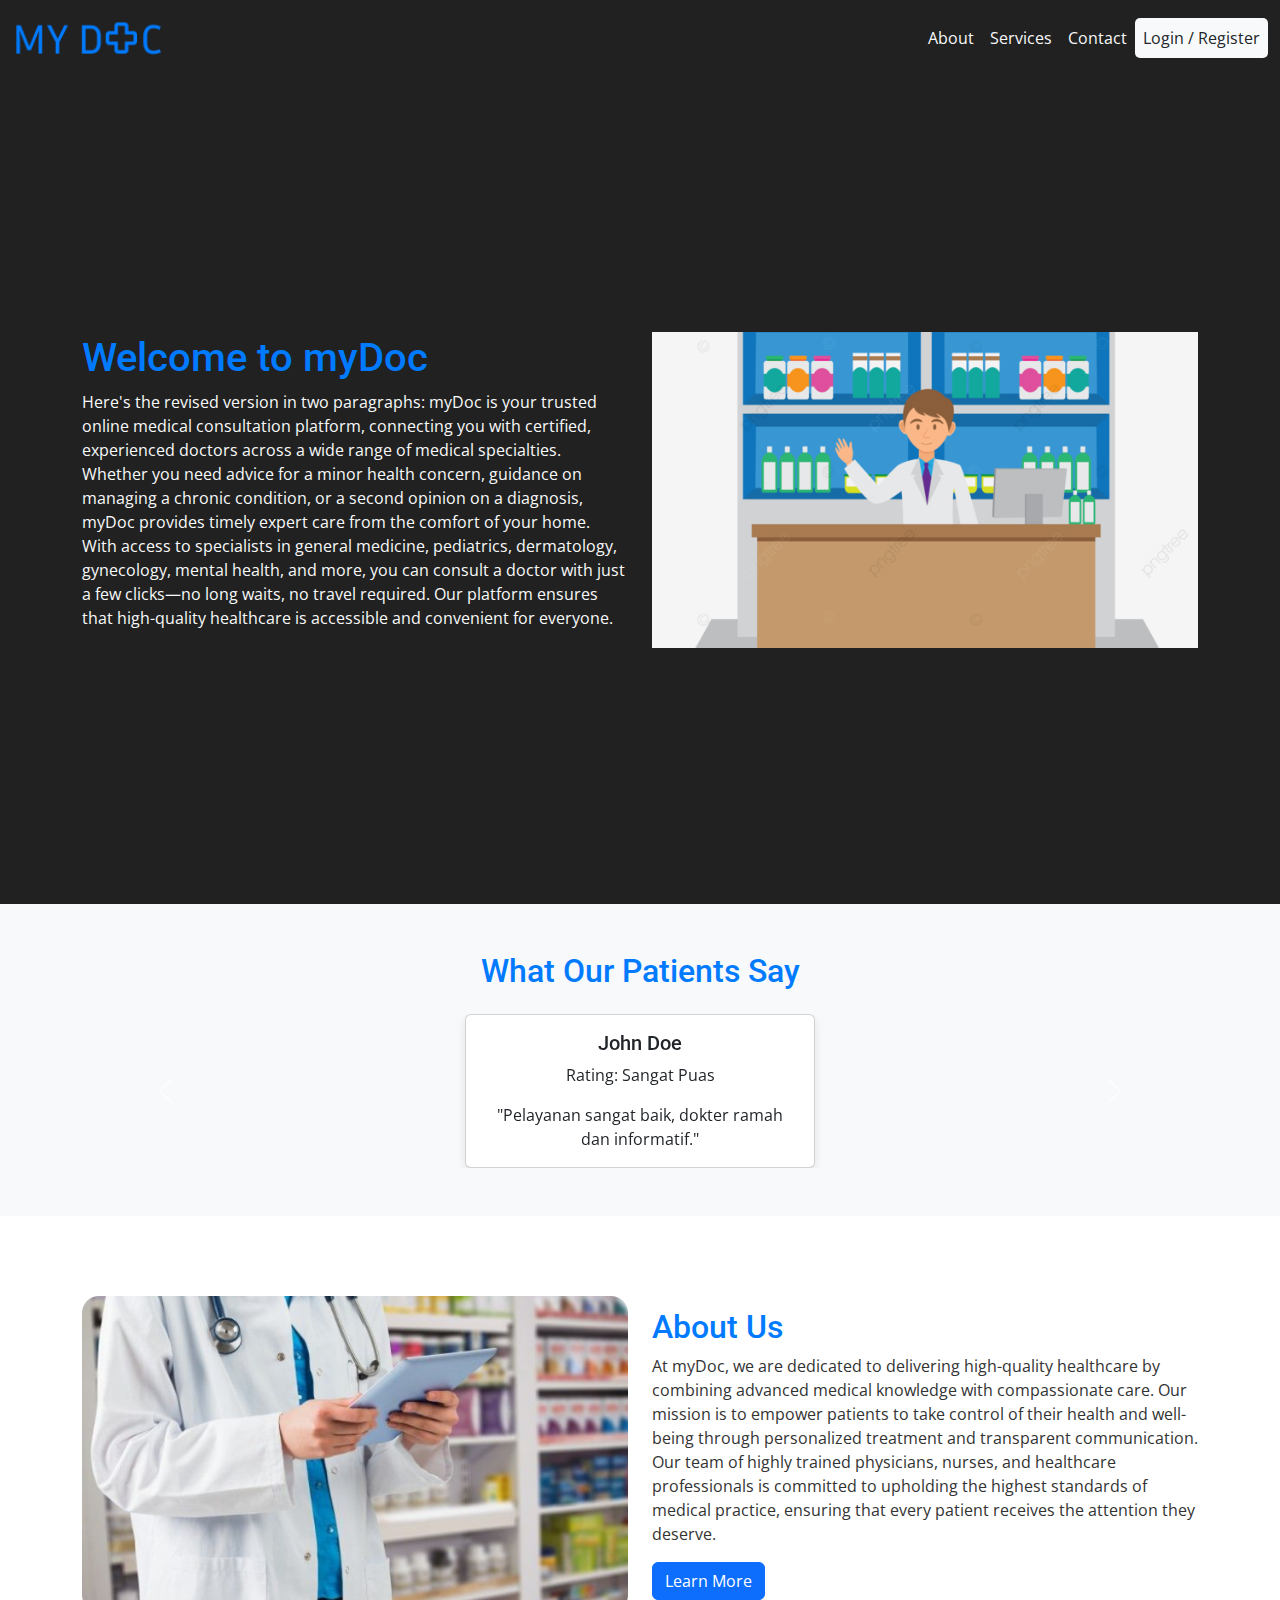
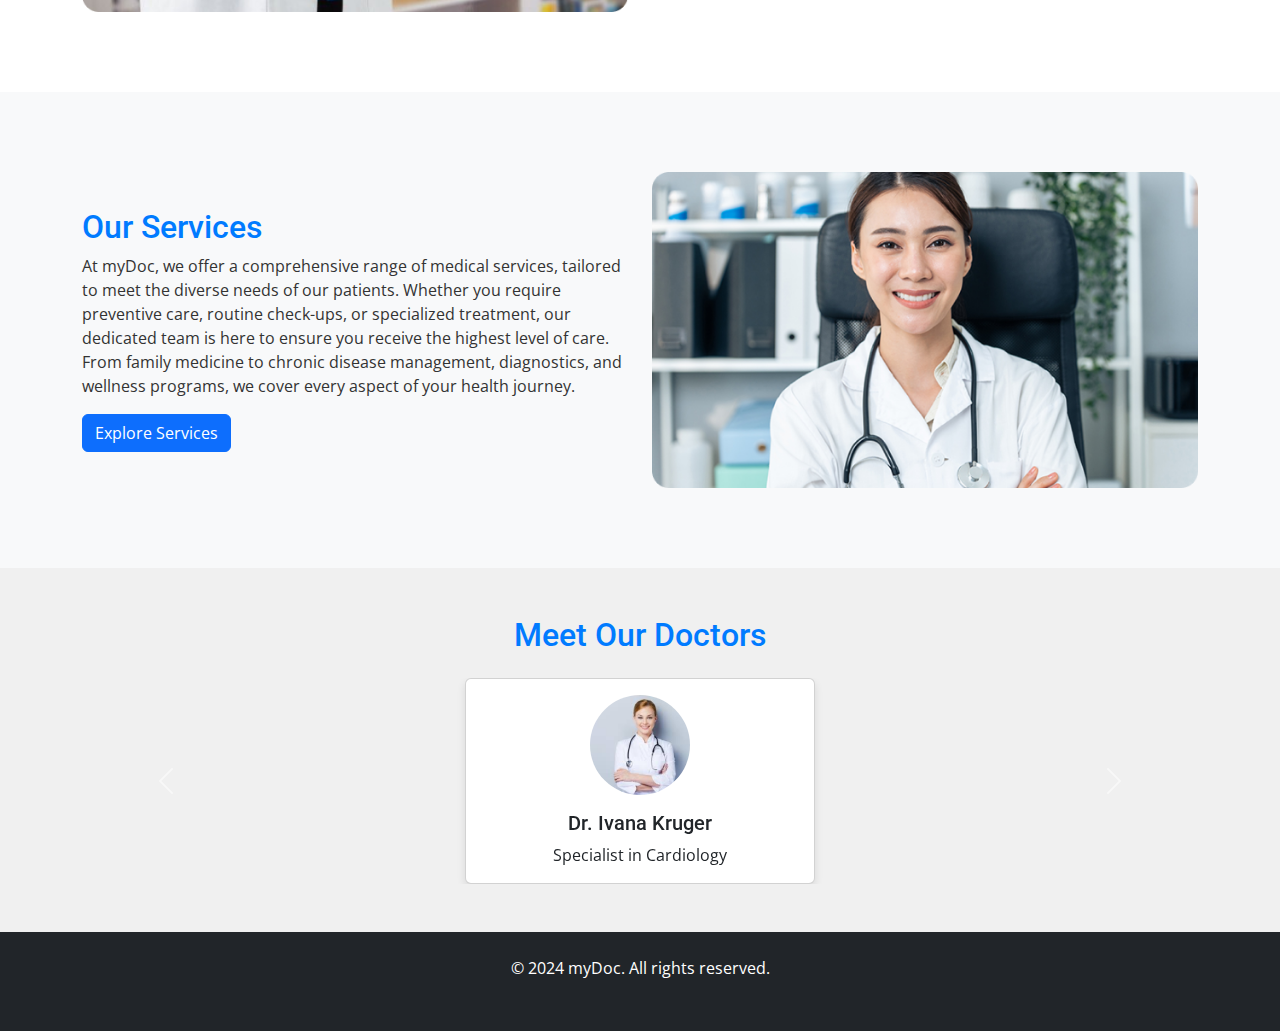
<file: index.html>
<!DOCTYPE html>
<html lang="en">
<head>
    <meta charset="UTF-8">
    <meta name="viewport" content="width=device-width, initial-scale=1.0">
    <title>myDoc - Home</title>
    <link href="https://cdn.jsdelivr.net/npm/bootstrap@5.3.0-alpha1/dist/css/bootstrap.min.css" rel="stylesheet">
    <link rel="stylesheet" href="style.css">
</head>
<body>
    <!-- Navbar -->
    <nav class="navbar navbar-expand-lg navbar-dark" style="min-height: 8vh; background-color: #212121;">
        <div class="container-fluid">
            <a class="navbar-brand  text-light" href="home.html"><img style="height: 50px;" src="img/Logo.png"></a>
            <button class="navbar-toggler" type="button" data-bs-toggle="collapse" data-bs-target="#navbarNav" aria-controls="navbarNav" aria-expanded="false" aria-label="Toggle navigation">
                <span class="navbar-toggler-icon"></span>
            </button>
            <div class="collapse navbar-collapse" id="navbarNav">
                <ul class="navbar-nav ms-auto">
                    <li class="nav-item">
                        <a class="nav-link text-light" href="about.html">About</a>
                    </li>
                    <li class="nav-item">
                        <a class="nav-link text-light" href="service.html">Services</a>
                    </li>
                    <li class="nav-item">
                        <a class="nav-link text-light" href="contact.html">Contact</a>
                    </li>
                    <li class="nav-item bg-light" style="border-radius: 5px;">
                        <a class="nav-link text-dark" href="login.html">Login / Register</a>
                    </li>
                </ul>
            </div>
        </div>
    </nav>

    <!-- Welcome Section -->
    <section id="welcome" class="d-flex align-items-center" style="background-color: #212121; min-height: 92vh;">
        <div class="container">
            <div class="row align-items-center">
                <div class="col-lg-6 order-lg-1 order-2 text-light">
                    <h1>Welcome to myDoc</h1>
                    <p>
                        Here's the revised version in two paragraphs:
                        
                        myDoc is your trusted online medical consultation platform, connecting you with certified, experienced doctors across a wide range of medical specialties. Whether you need advice for a minor health concern, guidance on managing a chronic condition, or a second opinion on a diagnosis, myDoc provides timely expert care from the comfort of your home. With access to specialists in general medicine, pediatrics, dermatology, gynecology, mental health, and more, you can consult a doctor with just a few clicks—no long waits, no travel required. Our platform ensures that high-quality healthcare is accessible and convenient for everyone.</p>
                </div>
                <div class="col-lg-6 order-lg-2 order-1">
                    <!-- gambar header -->
                    <img src="img/Home.jpg" alt="Doctor" class="img-fluid">
                </div>
            </div>
        </div>
    </section>

    <!-- Testimonials Section -->
    <section id="testimonials" class="p-5 bg-light">
        <div class="container">
            <h2 class="text-center mb-4">What Our Patients Say</h2>
            <div id="testimonialCarousel" class="carousel slide" data-bs-ride="carousel">
                <div class="carousel-inner">
                    <div class="carousel-item active">
                        <div class="card text-center">
                            <div class="card-body">
                                <h5 class="card-title">John Doe</h5>
                                <p class="card-text">Rating: Sangat Puas</p>
                                <p class="card-text">"Pelayanan sangat baik, dokter ramah dan informatif."</p>
                            </div>
                        </div>
                    </div>
                    <div class="carousel-item">
                        <div class="card text-center">
                            <div class="card-body">
                                <h5 class="card-title">Jane Smith</h5>
                                <p class="card-text">Rating: Puas</p>
                                <p class="card-text">"Pelayanan sangat baik, dokter ramah dan informatif."</p>
                            </div>
                        </div>
                    </div>
                    <div class="carousel-item">
                        <div class="card text-center">
                            <div class="card-body">
                                <h5 class="card-title">Michael Brown</h5>
                                <p class="card-text">Rating: Tidak Puas</p>
                                <p class="card-text">"Dokter lambat."</p>
                            </div>
                        </div>
                    </div>
                </div>
                <button class="carousel-control-prev" type="button" data-bs-target="#testimonialCarousel" data-bs-slide="prev">
                    <span class="carousel-control-prev-icon" aria-hidden="true"></span>
                    <span class="visually-hidden">Previous</span>
                </button>
                <button class="carousel-control-next" type="button" data-bs-target="#testimonialCarousel" data-bs-slide="next">
                    <span class="carousel-control-next-icon" aria-hidden="true"></span>
                    <span class="visually-hidden">Next</span>
                </button>
            </div>
        </div>
    </section>

    <!-- About Us Section -->
    <section id="about-us" class="d-flex align-items-center">
        <div class="container">
            <div class="row align-items-center">
                <div class="col-lg-6">
                    <!-- gambar apotik -->
                    <img src="img/aboutus.png" alt="About Us" class="img-fluid">
                </div>
                <div class="col-lg-6">
                    <h2>About Us</h2>
                    <p>At myDoc, we are dedicated to delivering high-quality healthcare by combining advanced medical knowledge with compassionate care. Our mission is to empower patients to take control of their health and well-being through personalized treatment and transparent communication. Our team of highly trained physicians, nurses, and healthcare professionals is committed to upholding the highest standards of medical practice, ensuring that every patient receives the attention they deserve.</p>
                    <a href="about.html" class="btn btn-primary">Learn More</a>
                </div>
            </div>
        </div>
    </section>

    <!-- Services Section -->
    <section id="services" class="d-flex align-items-center bg-light">
        <div class="container">
            <div class="row align-items-center">
                <div class="col-lg-6 order-lg-2">
                    <!-- gambar dokter -->
                    <img src="img/Ourserv.png" alt="Services" class="img-fluid">
                </div>
                <div class="col-lg-6 order-lg-1">
                    <h2>Our Services</h2>
                    <p>At myDoc, we offer a comprehensive range of medical services, tailored to meet the diverse needs of our patients. Whether you require preventive care, routine check-ups, or specialized treatment, our dedicated team is here to ensure you receive the highest level of care. From family medicine to chronic disease management, diagnostics, and wellness programs, we cover every aspect of your health journey.</p>
                    <a href="service.html" class="btn btn-primary">Explore Services</a>
                </div>
            </div>
        </div>
    </section>

    <!-- Doctors Carousel Section -->
    <section id="doctors" class="p-5">
        <div class="container">
            <h2 class="text-center mb-4">Meet Our Doctors</h2>
            <div id="doctorsCarousel" class="carousel slide" data-bs-ride="carousel">
                <div class="carousel-inner">
                    <div class="carousel-item active">
                        <div class="card text-center">
                            <!-- gambar pp dokter -->
                            <img src="img/dokter1.png" class="card-img-top rounded-circle mx-auto mt-3" style="width: 100px;" alt="Doctor">
                            <div class="card-body">
                                <h5 class="card-title">Dr. Ivana Kruger</h5>
                                <p class="card-text">Specialist in Cardiology</p>
                            </div>
                        </div>
                    </div>
                    <div class="carousel-item">
                        <div class="card text-center">
                            <!-- gambar pp dokter -->
                            <img src="img/dokter2.png" class="card-img-top rounded-circle mx-auto mt-3" style="width: 100px;" alt="Doctor">
                            <div class="card-body">
                                <h5 class="card-title">Dr. sigma gyatt rizz</h5>
                                <p class="card-text">Specialist in Dermatology</p>
                            </div>
                        </div>
                    </div>
                    <div class="carousel-item">
                        <div class="card text-center">
                            <!-- gambar pp dokter -->
                            <img src="img/dokter3.png" class="card-img-top rounded-circle mx-auto mt-3" style="width: 100px;" alt="Doctor">
                            <div class="card-body">
                                <h5 class="card-title">Dr. son kyoo he</h5>
                                <p class="card-text">Specialist in Neurology</p>
                            </div>
                        </div>
                    </div>
                </div>
                <button class="carousel-control-prev" type="button" data-bs-target="#doctorsCarousel" data-bs-slide="prev">
                    <span class="carousel-control-prev-icon" aria-hidden="true"></span>
                    <span class="visually-hidden">Previous</span>
                </button>
                <button class="carousel-control-next" type="button" data-bs-target="#doctorsCarousel" data-bs-slide="next">
                    <span class="carousel-control-next-icon" aria-hidden="true"></span>
                    <span class="visually-hidden">Next</span>
                </button>
            </div>
        </div>
    </section>

    <!-- Footer -->
    <footer class="bg-dark text-white text-center p-4" style="height: 11vh;">
        <p>&copy; 2024 myDoc. All rights reserved.</p>
    </footer>

    <script src="https://cdn.jsdelivr.net/npm/@popperjs/core@2.11.6/dist/umd/popper.min.js"></script>
    <script src="https://cdn.jsdelivr.net/npm/bootstrap@5.3.0-alpha1/dist/js/bootstrap.min.js"></script>
</body>
</html>
</file>
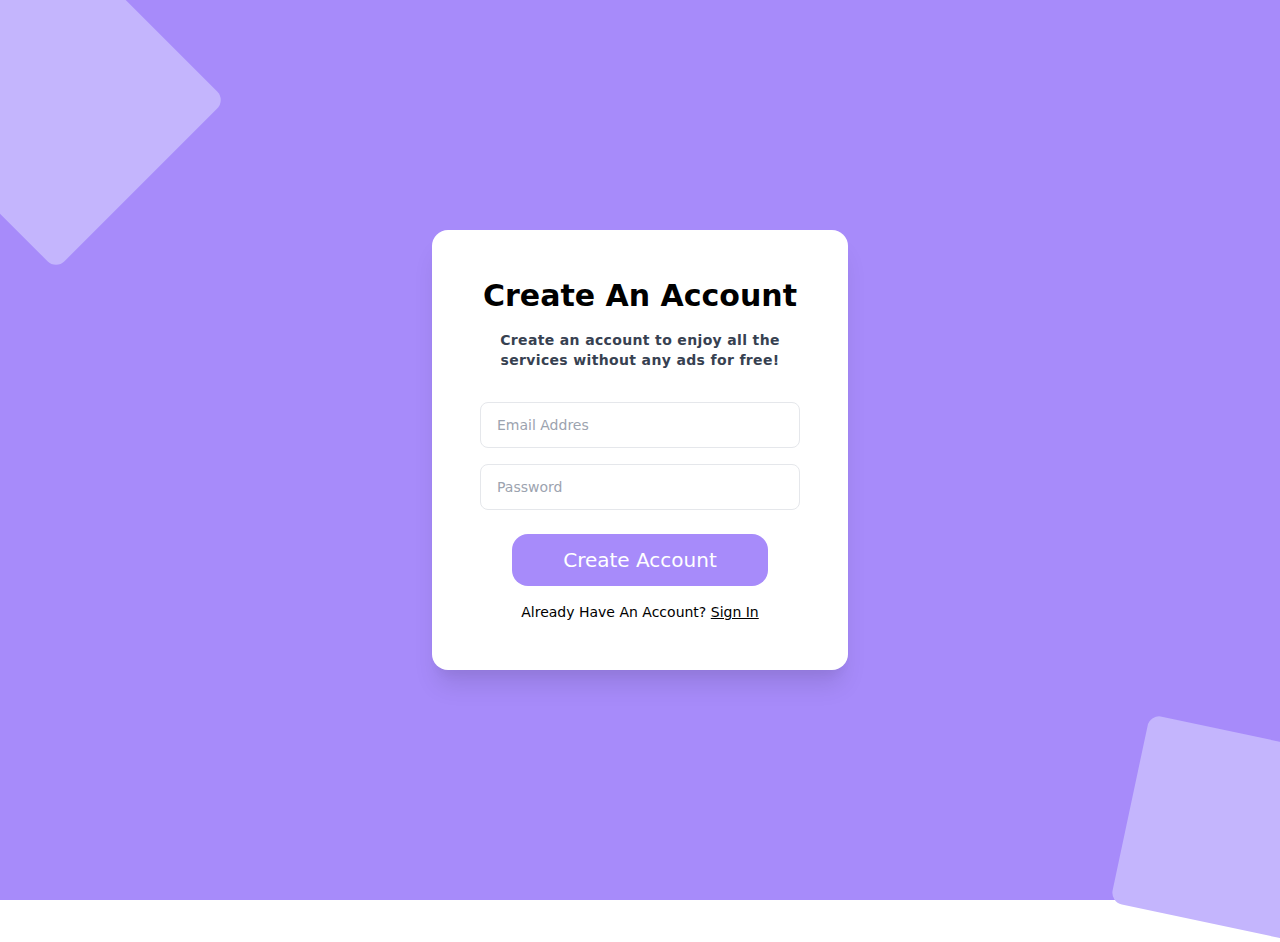
<file: create-account/index.html>
<!doctype html>
<html>
<head>
  <!-- ... -->
  <meta charset="UTF-8" />
  <meta name="viewport" content="width=device-width, initial-scale=1.0" />
  <link href="dist/tailwind.css" rel="stylesheet">
</head>
<body>
  <div class="min-h-screen bg-purple-400 flex justify-center items-center">
    <div class="absolute w-60 h-60 rounded-xl bg-purple-300 -top-5 -left-16 z-0 transform rotate-45 hidden md:block"></div>
    <div class="absolute w-48 h-48 rounded-xl bg-purple-300 -bottom-6 -right-10 transform rotate-12 hidden md:block"></div>
    <div class="py-12 px-12 bg-white rounded-2xl shadow-xl z-20">
      <div>
        <h1 class="text-3xl font-bold text-center mb-4 cursor-pointer">Create An Account</h1>
        <p class="w-80 text-center text-sm mb-8 font-semibold text-gray-700 tracking-wide cursor-pointer">Create an account to enjoy all the services without any ads for free!</p>
      </div>
      <div class="space-y-4">
        <input type="email" placeholder="Email Addres" class="block text-sm py-3 px-4 rounded-lg w-full border outline-none" />
        <input type="password" placeholder="Password" class="block text-sm py-3 px-4 rounded-lg w-full border outline-none" />
      </div>
      <div class="text-center mt-6">
        <button class="py-3 w-64 text-xl text-white bg-purple-400 rounded-2xl">Create Account</button>
        <p class="mt-4 text-sm">Already Have An Account? <span class="underline cursor-pointer"> Sign In</span></p>
      </div>
    </div>
    <div class="w-40 h-40 absolute bg-red-300 rounded-full top-0 right-12 hidden md:block"></div>
    <div class="w-20 h-40 absolute bg-red-300 rounded-full bottom-20 left-10 transform rotate-45 hidden md:block"></div>
  </div>
</body>
</html>
</file>
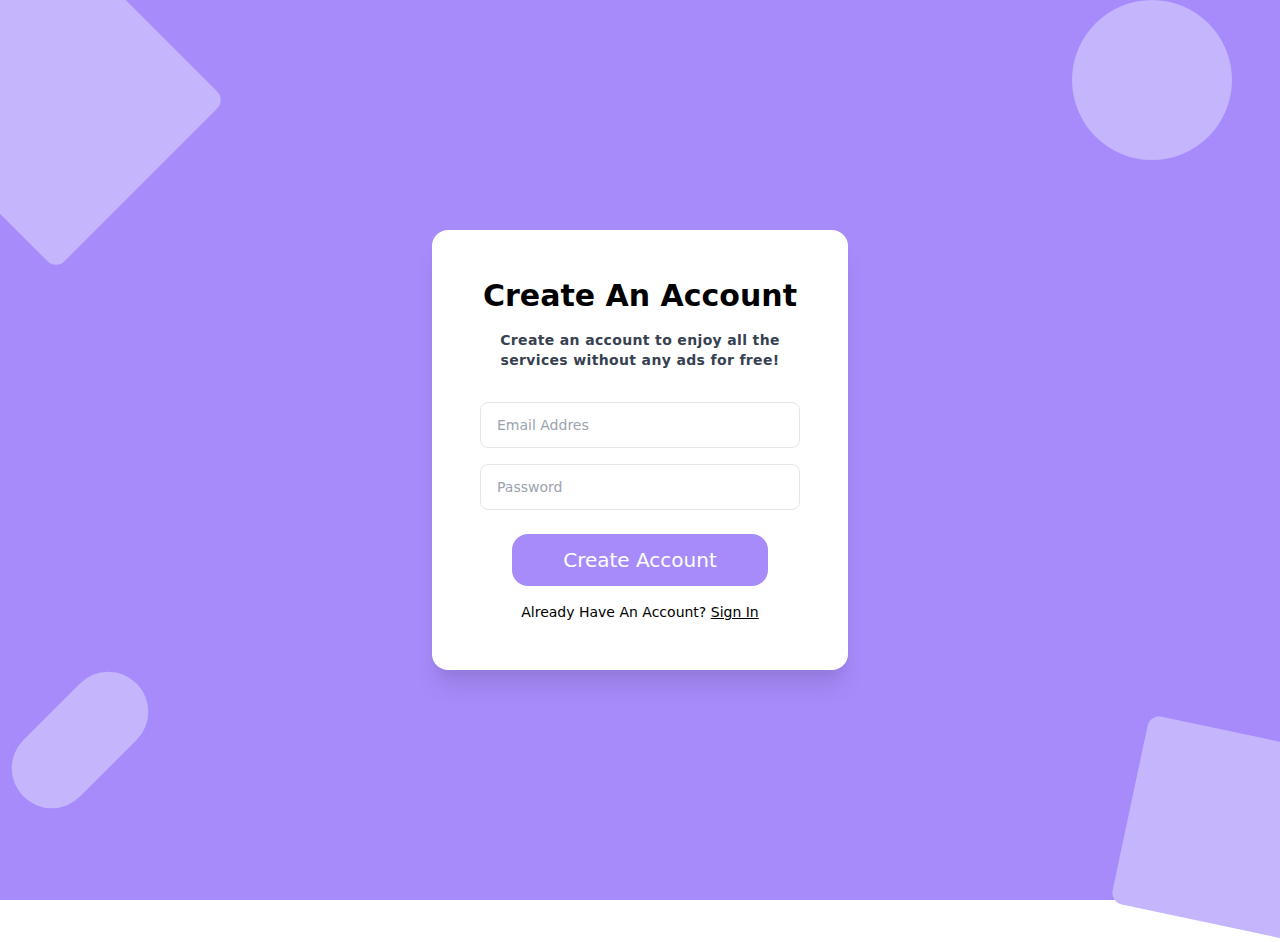
<file: login-page/index.html>
<!doctype html>
<html>
<head>
  <!-- ... -->
  <meta charset="UTF-8" />
  <meta name="viewport" content="width=device-width, initial-scale=1.0" />
  <link href="dist/tailwind.css" rel="stylesheet">
</head>
<body>
  <div class="min-h-screen bg-purple-400 flex justify-center items-center">
    <div class="absolute w-60 h-60 rounded-xl bg-purple-300 -top-5 -left-16 z-0 transform rotate-45 hidden md:block"></div>
    <div class="absolute w-48 h-48 rounded-xl bg-purple-300 -bottom-6 -right-10 transform rotate-12 hidden md:block"></div>
    <div class="py-12 px-12 bg-white rounded-2xl shadow-xl z-20">
      <div>
        <h1 class="text-3xl font-bold text-center mb-4 cursor-pointer">Create An Account</h1>
        <p class="w-80 text-center text-sm mb-8 font-semibold text-gray-700 tracking-wide cursor-pointer">Create an account to enjoy all the services without any ads for free!</p>
      </div>
      <div class="space-y-4">
        <input type="email" placeholder="Email Addres" class="block text-sm py-3 px-4 rounded-lg w-full border outline-none" />
        <input type="password" placeholder="Password" class="block text-sm py-3 px-4 rounded-lg w-full border outline-none" />
      </div>
      <div class="text-center mt-6">
        <button class="py-3 w-64 text-xl text-white bg-purple-400 rounded-2xl">Create Account</button>
        <p class="mt-4 text-sm">Already Have An Account? <span class="underline cursor-pointer"> Sign In</span></p>
      </div>
    </div>
    <div class="w-40 h-40 absolute bg-purple-300 rounded-full top-0 right-12 hidden md:block"></div>
    <div class="w-20 h-40 absolute bg-purple-300 rounded-full bottom-20 left-10 transform rotate-45 hidden md:block"></div>
  </div>
</body>
</html>
</file>
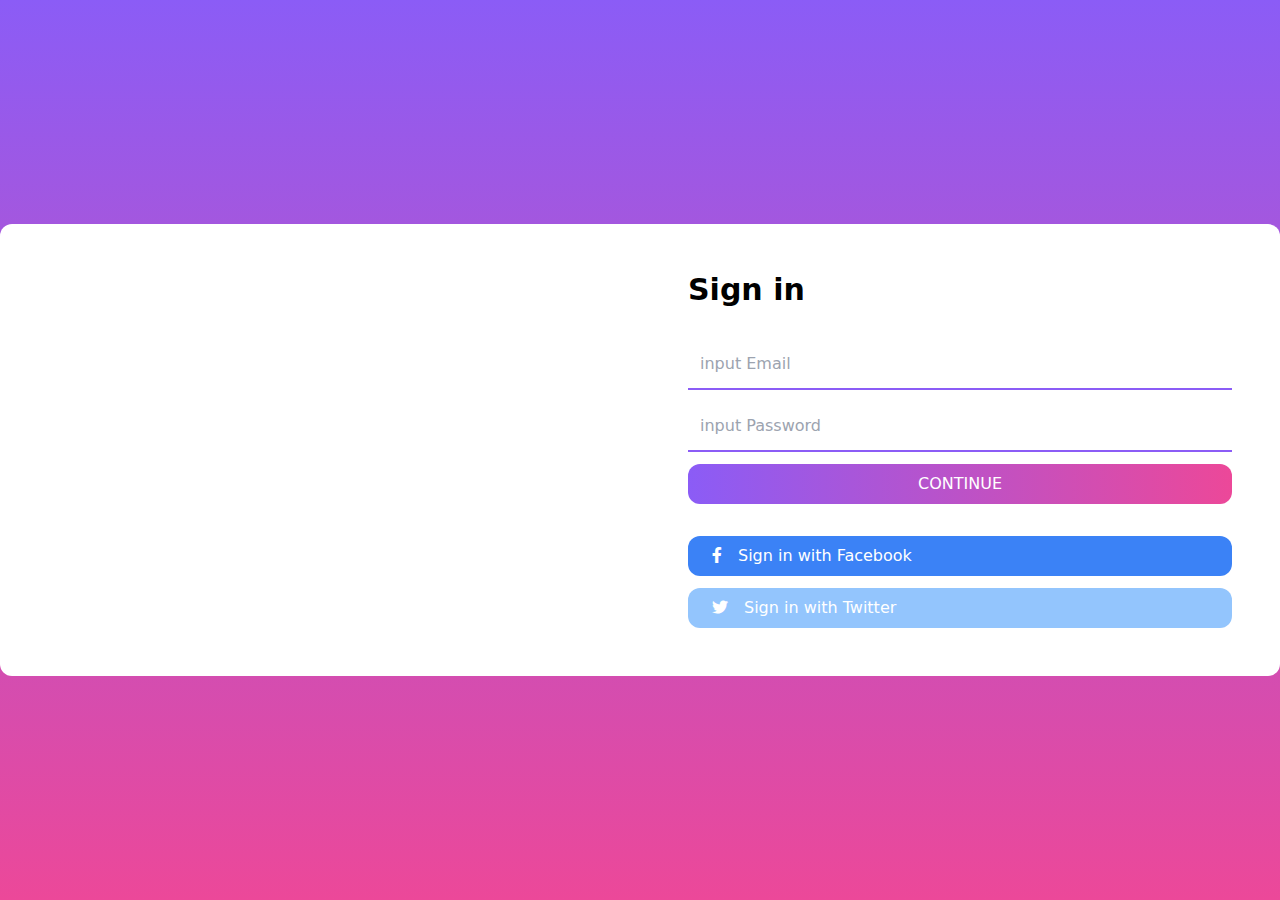
<file: login/index.html>
<!doctype html>
<html>
<head>
  <meta charset="UTF-8" />
  <meta name="viewport" content="width=device-width, initial-scale=1.0" />
  <link href="style.css" rel="stylesheet">
</head>
<body>
  <link rel="stylesheet" href="https://cdnjs.cloudflare.com/ajax/libs/font-awesome/5.15.4/css/all.min.css" integrity="sha512-1ycn6IcaQQ40/MKBW2W4Rhis/DbILU74C1vSrLJxCq57o941Ym01SwNsOMqvEBFlcgUa6xLiPY/NS5R+E6ztJQ==" crossorigin="anonymous" referrerpolicy="no-referrer" />
  <div id="luar" class="flex justify-center items-center bg-gradient-to-b from-purple-500 to-pink-500 min-h-screen">
    <div id="dalam" class="flex flex-row bg-white container sm:rounded-xl overflow-hidden">
      <div id="kiri" class="hidden sm:block w-1/2 bg-cover bg-center" style="background-image:url(https://wallpapercave.com/wp/wp6027339.jpg)">

      </div>
      <div id="kanan" class="sm:w-1/2 w-full p-12 flex flex-col gap-8">
        <h1 class="text-3xl font-bold">Sign in</h1>
        <form class="flex flex-col gap-3">
          <input type="email" placeholder="input Email" class="border-b-2 border-purple-500 p-3">
          <input type="password" placeholder="input Password" class="border-b-2 border-purple-500 p-3">
          <input type="button" value="Continue" class="p-2 bg-gradient-to-r from-purple-500 to-pink-500 text-white uppercase rounded-xl">
        </form>
        <div class="flex flex-col gap-3">
          <a href="#" class="bg-blue-500 hover:bg-blue-600 text-white p-2 rounded-xl"><i class="fab fa-facebook-f mx-4"></i>Sign in with Facebook</a>
          <a href="#" class="bg-blue-300 hover:bg-blue-400 text-white p-2 rounded-xl"><i class="fab fa-twitter mx-4"></i>Sign in with Twitter</a>
        </div>
      </div>
    </div>
  </div>
</body>
</html>
</file>
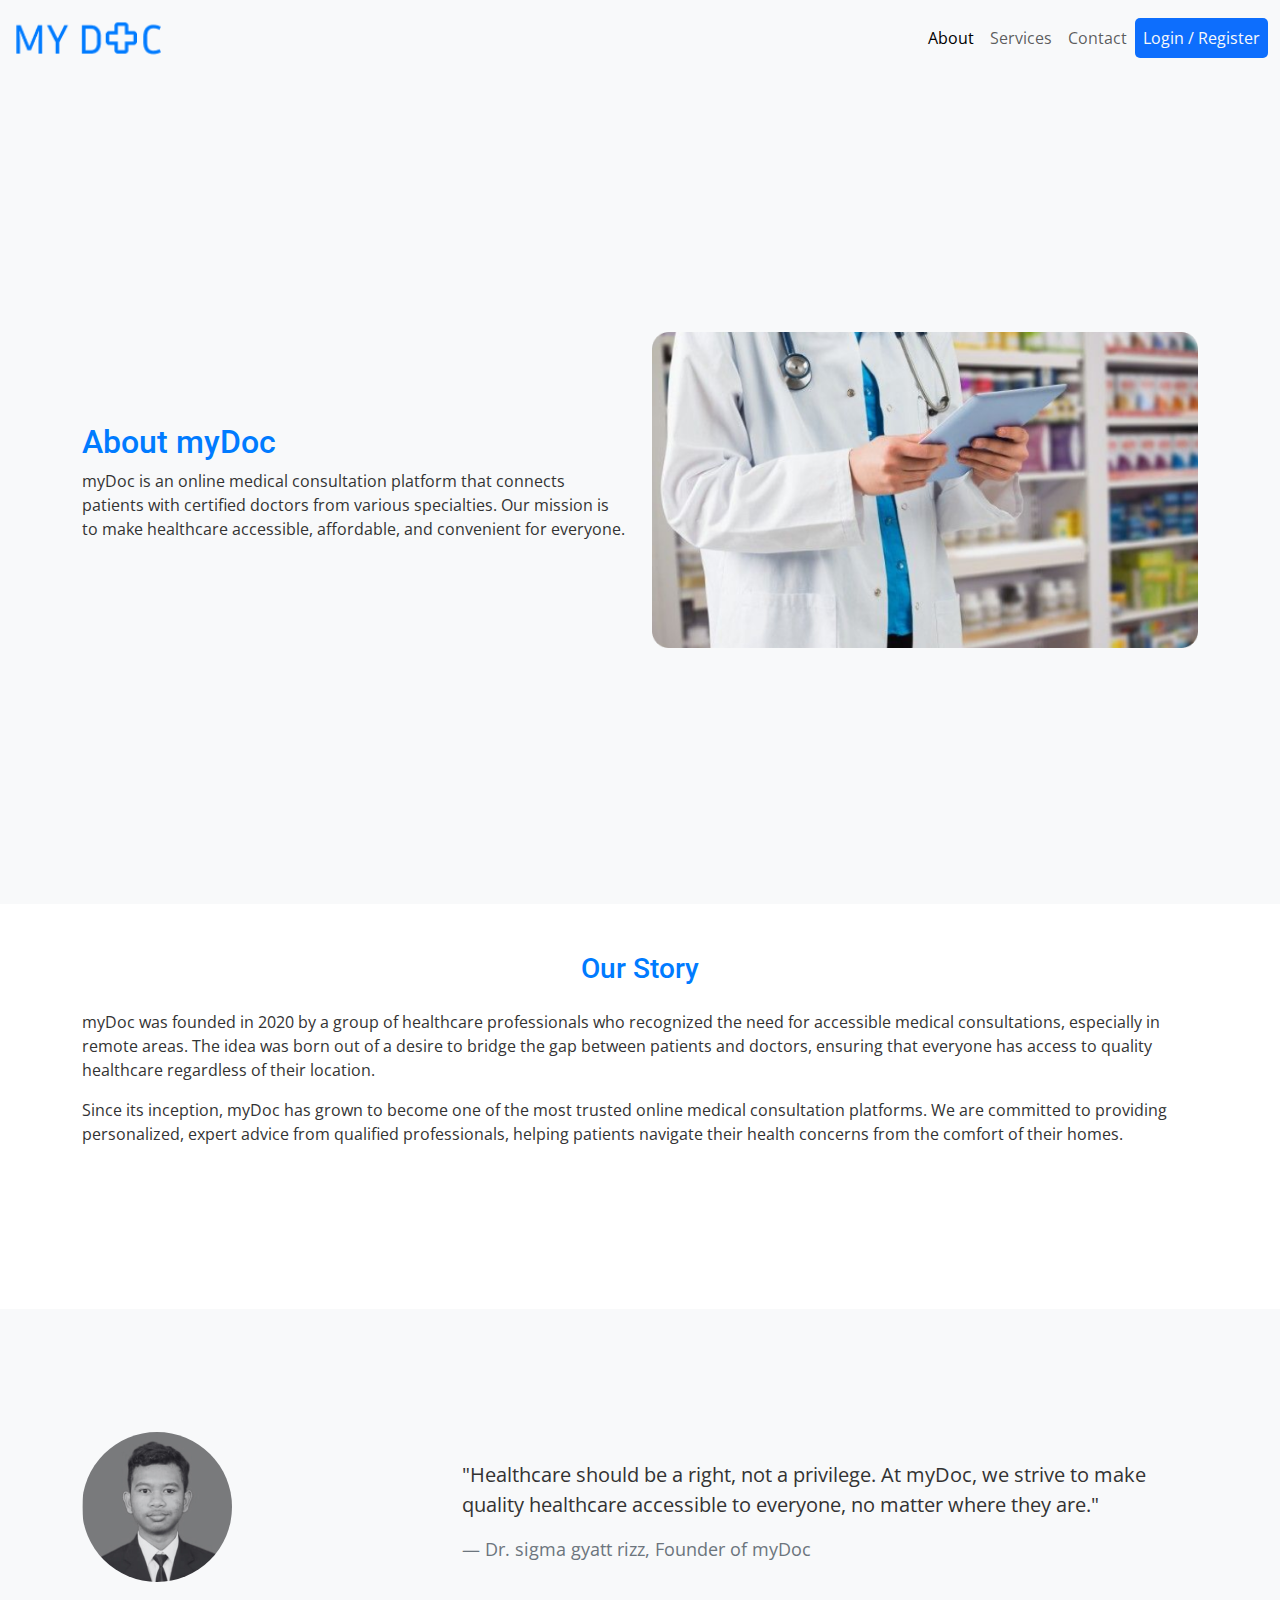
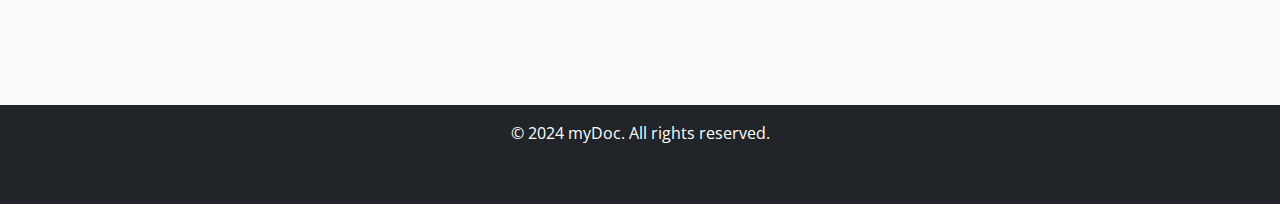
<file: about.html>
<!DOCTYPE html>
<html lang="en">
<head>
    <meta charset="UTF-8">
    <meta name="viewport" content="width=device-width, initial-scale=1.0">
    <title>About Us - myDoc</title>
    <link href="https://cdn.jsdelivr.net/npm/bootstrap@5.3.0-alpha1/dist/css/bootstrap.min.css" rel="stylesheet">
    <link rel="stylesheet" href="style.css">
</head>
<body>
    <!-- Navbar -->
    <nav class="navbar navbar-expand-lg navbar-light bg-light" style="min-height: 8vh;"> 
        <div class="container-fluid">
            <a class="navbar-brand" href="index.html"><img style="height: 50px;" src="img/Logo.png"></a>
            <button class="navbar-toggler" type="button" data-bs-toggle="collapse" data-bs-target="#navbarNav" aria-controls="navbarNav" aria-expanded="false" aria-label="Toggle navigation">
                <span class="navbar-toggler-icon"></span>
            </button>
            <div class="collapse navbar-collapse" id="navbarNav">
                <ul class="navbar-nav ms-auto">
                    <li class="nav-item">
                        <a class="nav-link active" aria-current="page" href="about.html">About</a>
                    </li>
                    <li class="nav-item">
                        <a class="nav-link" href="service.html">Services</a>
                    </li>
                    <li class="nav-item">
                        <a class="nav-link" href="contact.html">Contact</a>
                    </li>
                    <li class="nav-item bg-primary" style="border-radius: 5px;">
                        <a class="nav-link text-light" href="login.html">Login / Register</a>
                    </li>
                </ul>
            </div>
        </div>
    </nav>

    <!-- About myDoc Section -->
    <section id="about-mydoc" class="d-flex align-items-center p-5" style="background-color: #f8f9fa; min-height: 92vh;">
        <div class="container">
            <div class="row align-items-center">
                <div class="col-lg-6 order-lg-1 order-2">
                    <h2>About myDoc</h2>
                    <p>myDoc is an online medical consultation platform that connects patients with certified doctors from various specialties. Our mission is to make healthcare accessible, affordable, and convenient for everyone.</p>
                </div>
                <div class="col-lg-6 order-lg-2 order-1">
                    <!-- gambar apotek -->
                    <img src="img/aboutus.png" alt="myDoc" class="img-fluid">
                </div>
            </div>
        </div>
    </section>

    <!-- Brief History Section -->
    <section id="history" class="p-5">
        <div class="container">
            <h3 class="text-center mb-4">Our Story</h3>
            <p>myDoc was founded in 2020 by a group of healthcare professionals who recognized the need for accessible medical consultations, especially in remote areas. The idea was born out of a desire to bridge the gap between patients and doctors, ensuring that everyone has access to quality healthcare regardless of their location.</p>
            <p>Since its inception, myDoc has grown to become one of the most trusted online medical consultation platforms. We are committed to providing personalized, expert advice from qualified professionals, helping patients navigate their health concerns from the comfort of their homes.</p>
        </div>
    </section>

    <!-- Founder Quote Section -->
    <section id="founder-quote" class="d-flex align-items-center p-5 bg-light">
        <div class="container">
            <div class="row align-items-center">
                <div class="col-lg-4">
                    <!-- gambar pp dokter -->
                    <img src="img/dokter2.png" alt="Founder" class="img-fluid rounded-circle">
                </div>
                <div class="col-lg-8">
                    <blockquote class="blockquote">
                        <p class="mb-0 mt-4">"Healthcare should be a right, not a privilege. At myDoc, we strive to make quality healthcare accessible to everyone, no matter where they are."</p>
                        <footer class="blockquote-footer mt-3">Dr. sigma gyatt rizz, Founder of myDoc</footer>
                    </blockquote>
                </div>
            </div>
        </div>
    </section>

    <!-- Footer -->
    <footer class="bg-dark text-white text-center p-3" style="height: 11vh;">
        <p>&copy; 2024 myDoc. All rights reserved.</p>
    </footer>

    <script src="https://cdn.jsdelivr.net/npm/@popperjs/core@2.11.6/dist/umd/popper.min.js"></script>
    <script src="https://cdn.jsdelivr.net/npm/bootstrap@5.3.0-alpha1/dist/js/bootstrap.min.js"></script>
</body>
</html>
</file>
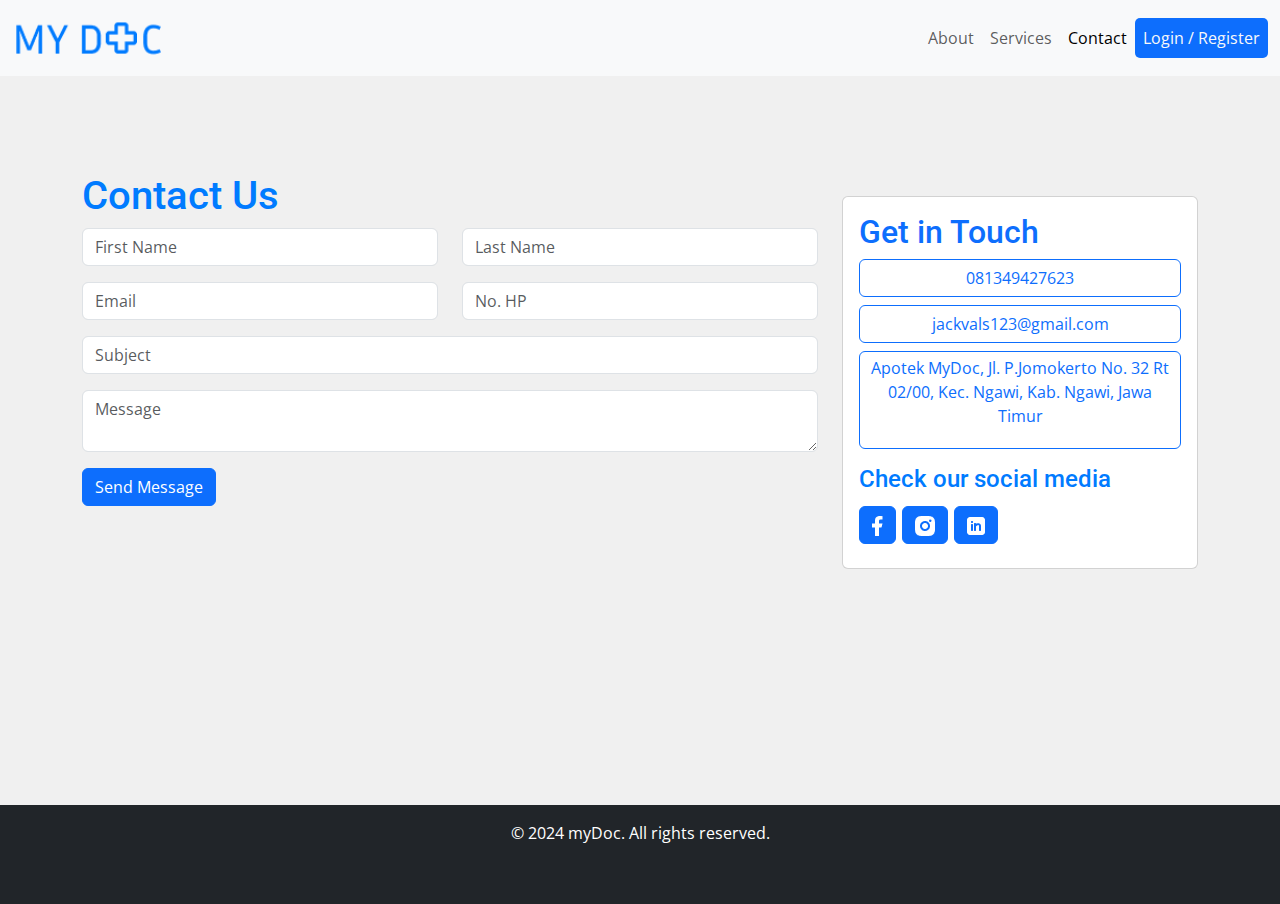
<file: contact.html>
<!DOCTYPE html>
<html lang="en">
<head>
    <meta charset="UTF-8">
    <meta name="viewport" content="width=device-width, initial-scale=1.0">
    <title>myDoc - Contact</title>
    <link href="https://cdn.jsdelivr.net/npm/bootstrap@5.3.0-alpha1/dist/css/bootstrap.min.css" rel="stylesheet">
    <link rel="stylesheet" href="style.css">
</head>
<body>
    <!-- Navbar -->
    <nav class="navbar navbar-expand-lg navbar-light bg-light" style="min-height: 8vh;"> 
        <div class="container-fluid">
            <a class="navbar-brand" href="index.html"><img style="height: 50px;" src="img/Logo.png"></a>
            <button class="navbar-toggler" type="button" data-bs-toggle="collapse" data-bs-target="#navbarNav" aria-controls="navbarNav" aria-expanded="false" aria-label="Toggle navigation">
                <span class="navbar-toggler-icon"></span>
            </button>
            <div class="collapse navbar-collapse" id="navbarNav">
                <ul class="navbar-nav ms-auto">
                    <li class="nav-item">
                        <a class="nav-link" href="about.html">About</a>
                    </li>
                    <li class="nav-item">
                        <a class="nav-link" href="service.html">Services</a>
                    </li>
                    <li class="nav-item">
                        <a class="nav-link active" aria-current="page" href="contact.html">Contact</a>
                    </li>
                    <li class="nav-item bg-primary" style="border-radius: 5px;">
                        <a class="nav-link text-light" href="login.html">Login / Register</a>
                    </li>
                </ul>
            </div>
        </div>
    </nav>

    <!-- Contact Section -->
    <section id="contact" class="p-5">
        <div class="container mt-5">
            <div class="row">
                <div class="col-md-8">
                    <h1>Contact Us</h1>
                    <form>
                        <div class="row mb-3">
                            <div class="col">
                                <input type="text" class="form-control" placeholder="First Name" required>
                            </div>
                            <div class="col">
                                <input type="text" class="form-control" placeholder="Last Name" required>
                            </div>
                        </div>
                        <div class="row mb-3">
                            <div class="col">
                                <input type="email" class="form-control" placeholder="Email" required>
                            </div>
                            <div class="col">
                                <input type="text" class="form-control" placeholder="No. HP" required>
                            </div>
                        </div>
                        <div class="form-group mb-3">
                            <input type="text" class="form-control" placeholder="Subject" required>
                        </div>
                        <div class="form-group mb-3">
                            <textarea class="form-control" placeholder="Message" required></textarea>
                        </div>
                        <button type="submit" class="btn btn-primary">Send Message</button>
                    </form>
                </div>
                <div class="col-md-4">
                    <div class="card mt-4">
                        <div class="card-body">
                            <h2 class="card-title text-primary">Get in Touch</h2>
                            <button class="btn btn-outline-primary mb-2 w-100">081349427623</button>
                            <button class="btn btn-outline-primary mb-2 w-100">jackvals123@gmail.com</button>
                            <div class="p-1 border border-primary rounded-2 text-primary text-center">
                                <p>Apotek MyDoc, Jl. P.Jomokerto No. 32 Rt 02/00, Kec. Ngawi, Kab. Ngawi, Jawa Timur</p>
                            </div>
                            <h4 class="mt-3">Check our social media</h4s>
                            <div class="social-media mt-1">
                                <button class="btn btn-primary btn-circle mt-2"><img src="img/Social1.png"></button>
                                <button class="btn btn-primary btn-circle mt-2"><img src="img/Social2.png"></button>
                                <button class="btn btn-primary btn-circle mt-2"><img src="img/Social3.png"></button>
                            </div>
                        </div>
                    </div>
                </div>
            </div>
        </div>
    </section>

    <!-- Footer -->
    <footer class="bg-dark text-white text-center p-3" style="min-height: 11vh;">
        <p>&copy; 2024 myDoc. All rights reserved.</p>
    </footer>

    <script src="https://cdn.jsdelivr.net/npm/bootstrap@5.3.0-alpha1/dist/js/bootstrap.bundle.min.js"></script>

</html>
</file>
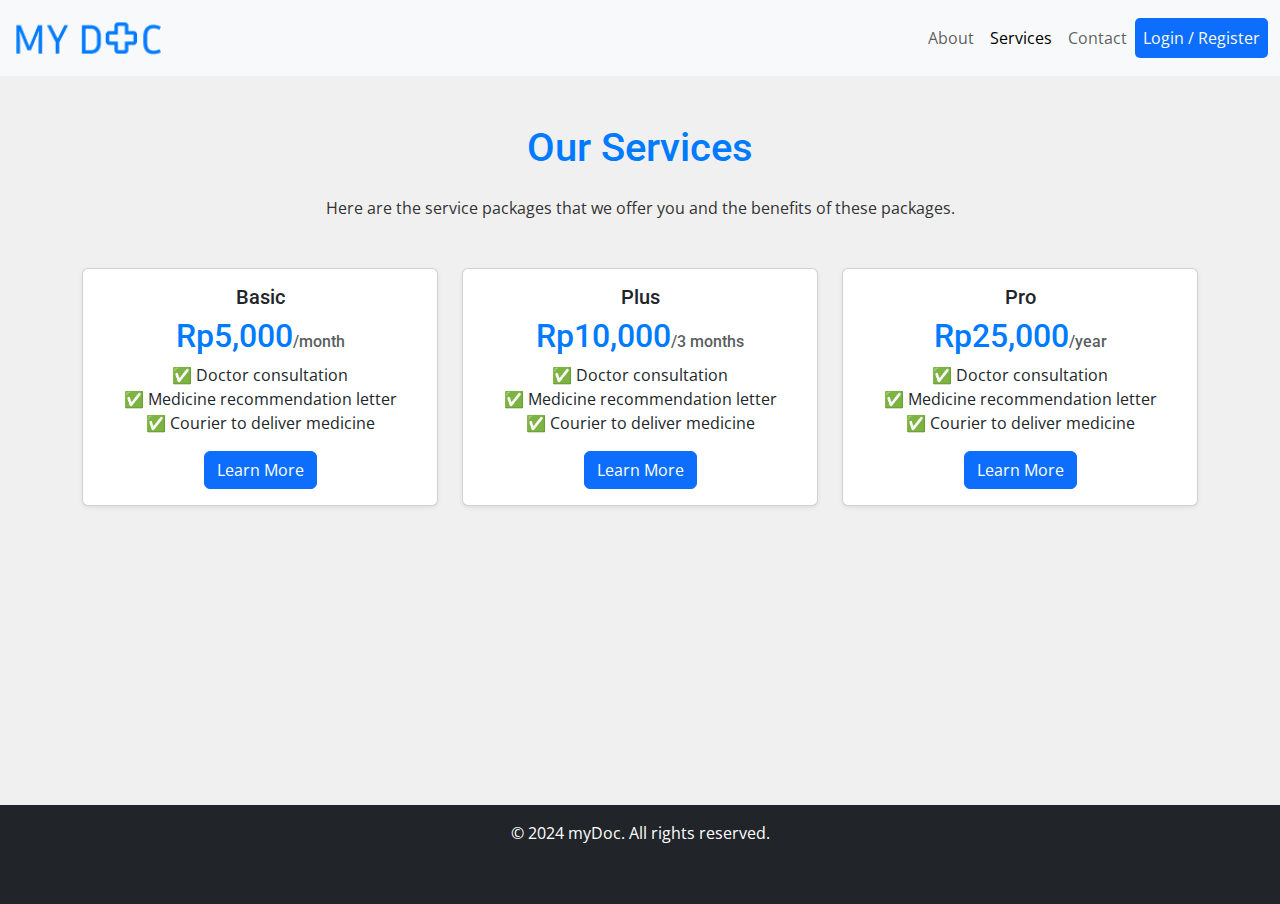
<file: service.html>
<!DOCTYPE html>
<html lang="en">
<head>
    <meta charset="UTF-8">
    <meta name="viewport" content="width=device-width, initial-scale=1.0">
    <title>Our Services - myDoc</title>
    <link href="https://cdn.jsdelivr.net/npm/bootstrap@5.3.0-alpha1/dist/css/bootstrap.min.css" rel="stylesheet">
    <link rel="stylesheet" href="style.css">
</head>
<body>
    <!-- Navbar -->
    <nav class="navbar navbar-expand-lg navbar-light bg-light" style="min-height: 8vh;"> 
        <div class="container-fluid">
            <a class="navbar-brand" href="index.html"><img style="height: 50px;" src="img/Logo.png"></a>
            <button class="navbar-toggler" type="button" data-bs-toggle="collapse" data-bs-target="#navbarNav" aria-controls="navbarNav" aria-expanded="false" aria-label="Toggle navigation">
                <span class="navbar-toggler-icon"></span>
            </button>
            <div class="collapse navbar-collapse" id="navbarNav">
                <ul class="navbar-nav ms-auto">
                    <li class="nav-item">
                        <a class="nav-link" href="about.html">About</a>
                    </li>
                    <li class="nav-item">
                        <a class="nav-link active" aria-current="page" href="service.html">Services</a>
                    </li>
                    <li class="nav-item">
                        <a class="nav-link" href="contact.html">Contact</a>
                    </li>
                    <li class="nav-item bg-primary" style="border-radius: 5px;">
                        <a class="nav-link text-light" href="login.html">Login / Register</a>
                    </li>
                </ul>
            </div>
        </div>
    </nav>

    <!-- Our Services Section -->
    <section id="our-services" class="p-5 text-center">
        <div class="container">
            <h1 class="mb-4">Our Services</h1>
            <p class="mb-5">Here are the service packages that we offer you and the benefits of these packages.</p>
            <div class="row justify-content-center">
                <!-- Basic Package -->
                <div class="col-md-4 mb-4">
                    <div class="card shadow-sm h-100">
                        <div class="card-body">
                            <h5 class="card-title">Basic</h5>
                            <h2 class="card-price">Rp5,000<span class="text-muted fs-6">/month</span></h2>
                            <ul class="list-unstyled">
                                <li>✅ Doctor consultation</li>
                                <li>✅ Medicine recommendation letter</li>
                                <li>✅ Courier to deliver medicine</li>
                            </ul>
                            <a href="#" class="btn btn-primary">Learn More</a>
                        </div>
                    </div>
                </div>
                <!-- Plus Package -->
                <div class="col-md-4 mb-4">
                    <div class="card shadow-sm h-100">
                        <div class="card-body">
                            <h5 class="card-title">Plus</h5>
                            <h2 class="card-price">Rp10,000<span class="text-muted fs-6">/3 months</span></h2>
                            <ul class="list-unstyled">
                                <li>✅ Doctor consultation</li>
                                <li>✅ Medicine recommendation letter</li>
                                <li>✅ Courier to deliver medicine</li>
                            </ul>
                            <a href="#" class="btn btn-primary">Learn More</a>
                        </div>
                    </div>
                </div>
                <!-- Pro Package -->
                <div class="col-md-4 mb-4">
                    <div class="card shadow-sm h-100">
                        <div class="card-body">
                            <h5 class="card-title">Pro</h5>
                            <h2 class="card-price">Rp25,000<span class="text-muted fs-6">/year</span></h2>
                            <ul class="list-unstyled">
                                <li>✅ Doctor consultation</li>
                                <li>✅ Medicine recommendation letter</li>
                                <li>✅ Courier to deliver medicine</li>
                            </ul>
                            <a href="#" class="btn btn-primary">Learn More</a>
                        </div>
                    </div>
                </div>
            </div>
        </div>
    </section>

    <!-- Footer -->
    <footer class="bg-dark text-white text-center p-3" style="min-height: 11vh;">
        <p>&copy; 2024 myDoc. All rights reserved.</p>
    </footer>

    <script src="https://cdn.jsdelivr.net/npm/@popperjs/core@2.11.6/dist/umd/popper.min.js"></script>
    <script src="https://cdn.jsdelivr.net/npm/bootstrap@5.3.0-alpha1/dist/js/bootstrap.min.js"></script>
</body>
</html>
</file>
<file: style.css>
/* Import Google Fonts */
@import url('https://fonts.googleapis.com/css2?family=Open+Sans:wght@300;400;600&family=Roboto:wght@500;700&display=swap');

/* General Styles */
body {
    font-family: 'Open Sans', sans-serif;
    color: #333;
    background-color: #f0f0f0;
}

/* Headings */
h1, h2, h3, h4, h5, h6 {
    font-family: 'Roboto', sans-serif;
    color: #007bff; /* Primary color */
}

/* Section Styles */
#about-us, #services, #history, #founder-quote {
    padding: 80px 0;
    background-color: #ffffff; /* White background for sections */
    color: #333;
}

/* Card Styles */
#testimonials .card, #doctors .card {
    max-width: 350px;
    margin: 0 auto;
    box-shadow: 0 4px 8px rgba(0,0,0,0.1);
}

/* Carousel Image */
.carousel-item img {
    max-height: 370px;
    object-fit: cover;
    border-radius: 5px;
}

/* Media Queries */
@media (max-width: 768px) {
    #welcome .order-lg-1 {
        order: 2 !important;
    }
    #welcome .order-lg-2 {
        order: 1 !important;
    }
}

/* Media Queries for larger screens */
@media (min-width: 768px) {
    #founder-quote {
        min-height: 44vh;
    }
    #history {
        min-height: 45vh;
    }
    #our-services {
        min-height: 81vh;
    }
    #contact {
        min-height: 81vh;
    }
}

/* Color Scheme */
.bg-primary {
    background-color: #007bff; /* Blue - primary */
    color: white;
}

.bg-secondary {
    background-color: #6c757d; /* Gray - secondary */
    color: white;
}

.bg-accent {
    background-color: #ff5722; /* Accent color - orange */
    color: white;
}

/* Text Classes */
.text-primary {
    color: #007bff;
}

.text-secondary {
    color: #6c757d;
}

.text-accent {
    color: #ff5722;
}
</file>
